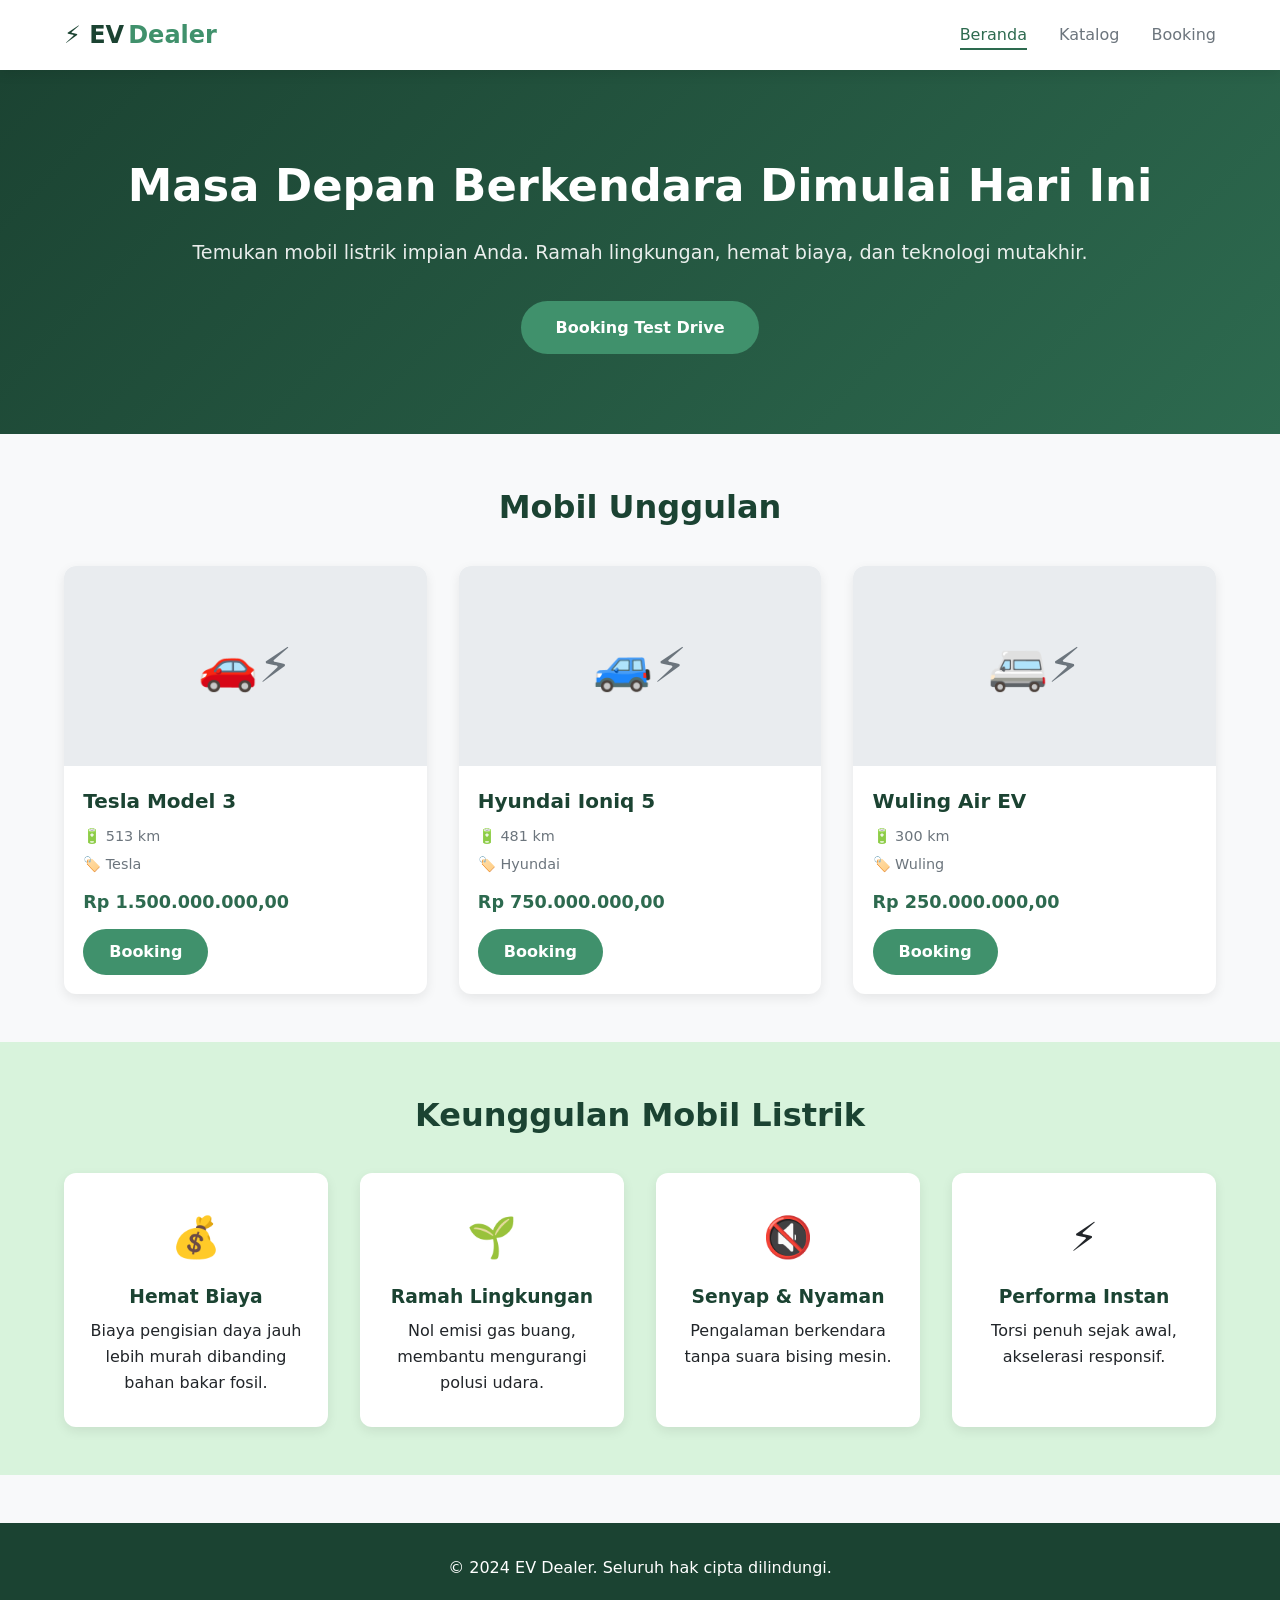
<file: index.html>
<!DOCTYPE html>
<html lang="id">
<head>
    <meta charset="UTF-8">
    <meta name="viewport" content="width=device-width, initial-scale=1.0">
    <title>EV Dealer - Beranda</title>
    <link rel="stylesheet" href="style.css">
</head>
<body>
    <header class="header">
        <div class="container header__inner">
            <a href="index.html" class="logo">⚡ EV<span>Dealer</span></a>
            <nav class="nav" id="mainNav">
                <ul class="nav__list">
                    <li><a href="index.html" class="nav__link active">Beranda</a></li>
                    <li><a href="katalog.html" class="nav__link">Katalog</a></li>
                    <li><a href="detail.html" class="nav__link">Booking</a></li>
                </ul>
            </nav>
            <button class="hamburger" id="hamburgerBtn">☰</button>
        </div>
    </header>

    <section class="hero">
        <div class="hero__content container">
            <h1>Masa Depan Berkendara Dimulai Hari Ini</h1>
            <p>Temukan mobil listrik impian Anda. Ramah lingkungan, hemat biaya, dan teknologi mutakhir.</p>
            <a href="katalog.html" class="btn btn--primary">Booking Test Drive</a>
        </div>
    </section>

    <section class="section container" id="unggulan">
        <h2 class="section__title">Mobil Unggulan</h2>
        <div class="grid grid--3" id="featuredGrid"></div>
    </section>

    <section class="section benefits">
        <div class="container">
            <h2 class="section__title">Keunggulan Mobil Listrik</h2>
            <div class="benefits__grid">
                <div class="benefit-card">
                    <span>💰</span>
                    <h3>Hemat Biaya</h3>
                    <p>Biaya pengisian daya jauh lebih murah dibanding bahan bakar fosil.</p>
                </div>
                <div class="benefit-card">
                    <span>🌱</span>
                    <h3>Ramah Lingkungan</h3>
                    <p>Nol emisi gas buang, membantu mengurangi polusi udara.</p>
                </div>
                <div class="benefit-card">
                    <span>🔇</span>
                    <h3>Senyap & Nyaman</h3>
                    <p>Pengalaman berkendara tanpa suara bising mesin.</p>
                </div>
                <div class="benefit-card">
                    <span>⚡</span>
                    <h3>Performa Instan</h3>
                    <p>Torsi penuh sejak awal, akselerasi responsif.</p>
                </div>
            </div>
        </div>
    </section>

    <footer class="footer">
        <p>&copy; 2024 EV Dealer. Seluruh hak cipta dilindungi.</p>
    </footer>

    <script src="main.js"></script>
</body>
</html>
</file>
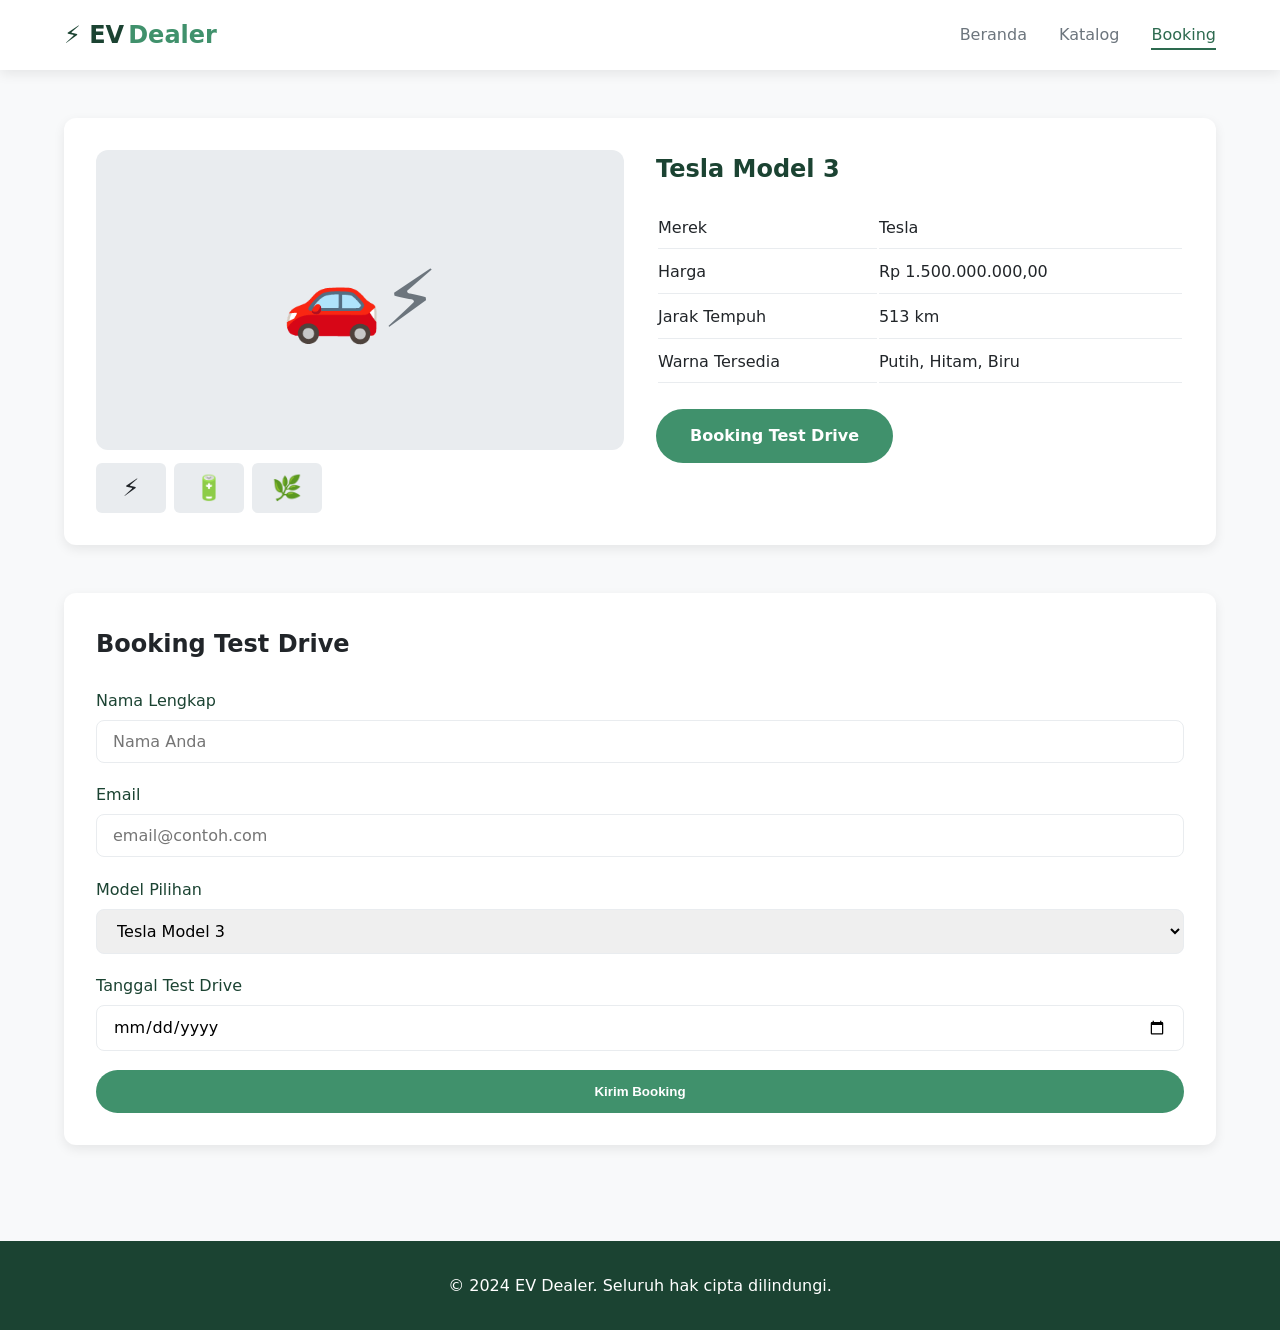
<file: detail.html>
<!DOCTYPE html>
<html lang="id">
<head>
    <meta charset="UTF-8">
    <meta name="viewport" content="width=device-width, initial-scale=1.0">
    <title>EV Dealer - Detail & Booking</title>
    <link rel="stylesheet" href="style.css">
</head>
<body>
    <header class="header">
        <div class="container header__inner">
            <a href="index.html" class="logo">⚡ EV<span>Dealer</span></a>
            <nav class="nav" id="mainNav">
                <ul class="nav__list">
                    <li><a href="index.html" class="nav__link">Beranda</a></li>
                    <li><a href="katalog.html" class="nav__link">Katalog</a></li>
                    <li><a href="detail.html" class="nav__link active">Booking</a></li>
                </ul>
            </nav>
            <button class="hamburger" id="hamburgerBtn">☰</button>
        </div>
    </header>

    <main class="container section">
        <div class="detail-layout" id="detailContainer">
            <!-- Galeri & spesifikasi akan diisi oleh JS -->
        </div>

        <div class="booking-section">
            <h2>Booking Test Drive</h2>
            <form id="bookingForm" class="booking-form">
                <div class="form-group">
                    <label for="nama">Nama Lengkap</label>
                    <input type="text" id="nama" name="nama" placeholder="Nama Anda" required>
                </div>
                <div class="form-group">
                    <label for="email">Email</label>
                    <input type="email" id="email" name="email" placeholder="email@contoh.com" required>
                </div>
                <div class="form-group">
                    <label for="model">Model Pilihan</label>
                    <select id="model" name="model" required></select>
                </div>
                <div class="form-group">
                    <label for="tanggal">Tanggal Test Drive</label>
                    <input type="date" id="tanggal" name="tanggal" required>
                </div>
                <button type="submit" class="btn btn--primary btn--full">Kirim Booking</button>
            </form>
        </div>
    </main>

    <footer class="footer">
        <p>&copy; 2024 EV Dealer. Seluruh hak cipta dilindungi.</p>
    </footer>

    <script src="main.js"></script>
</body>
</html>
</file>
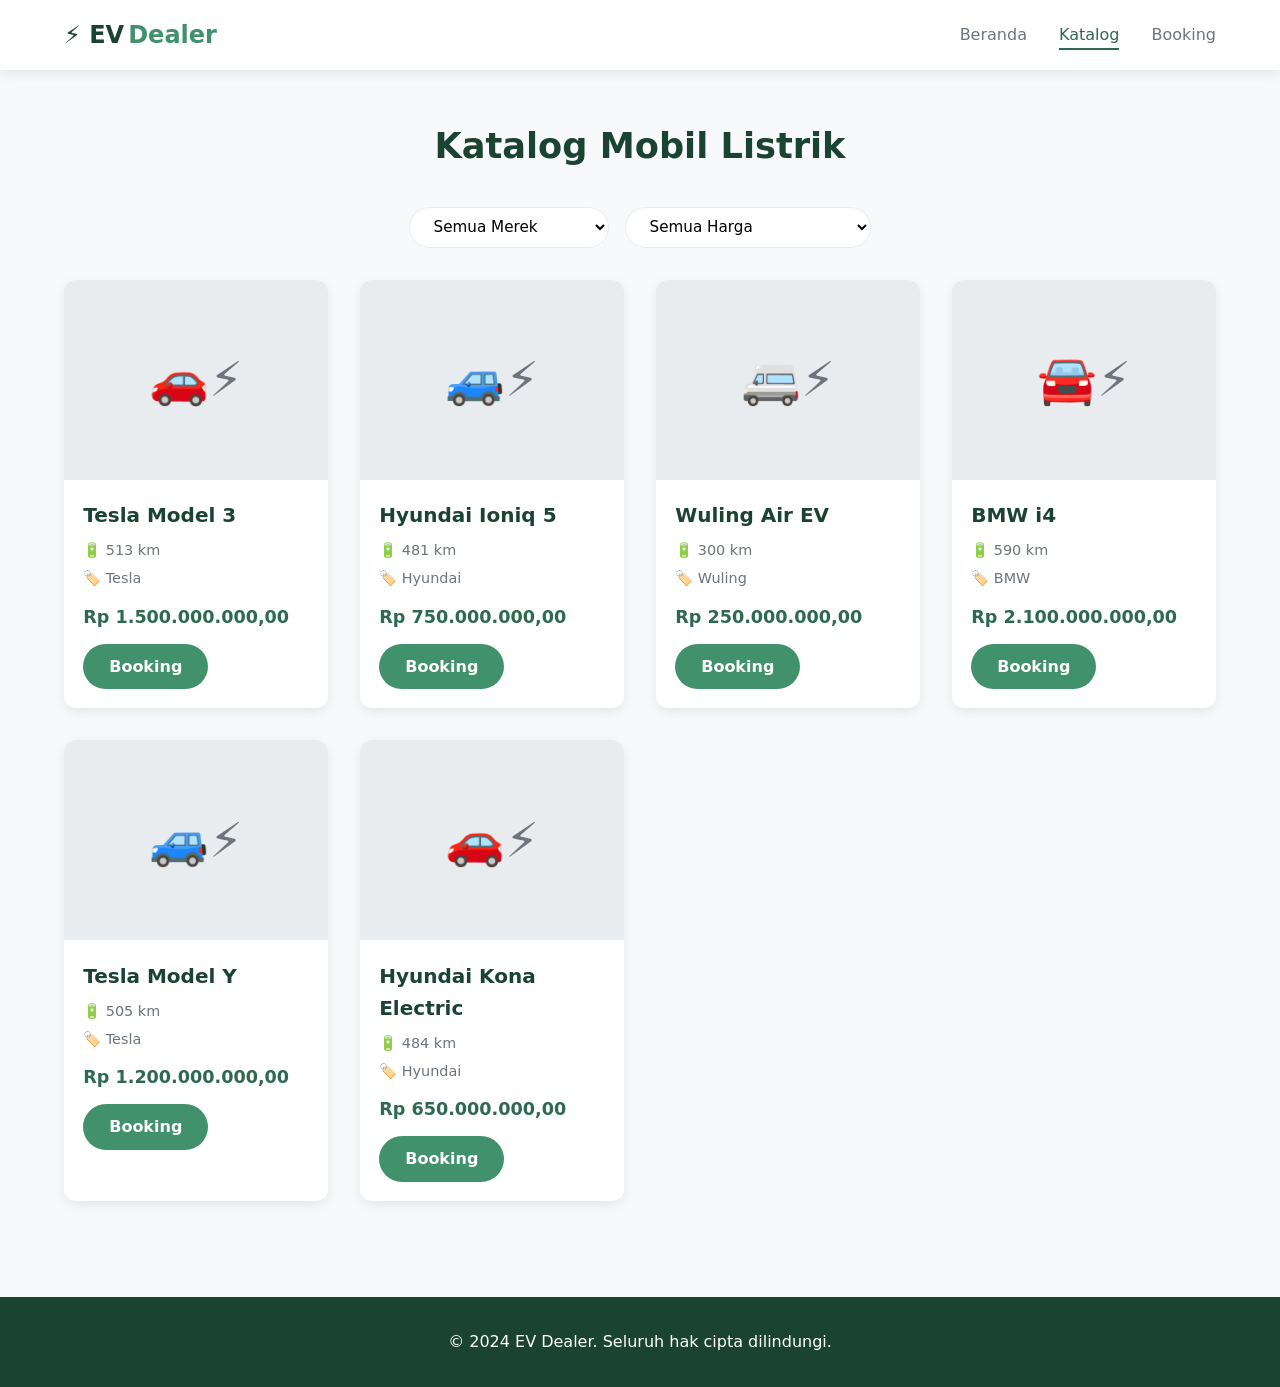
<file: katalog.html>
<!DOCTYPE html>
<html lang="id">
<head>
    <meta charset="UTF-8">
    <meta name="viewport" content="width=device-width, initial-scale=1.0">
    <title>EV Dealer - Katalog</title>
    <link rel="stylesheet" href="style.css">
</head>
<body>
    <header class="header">
        <div class="container header__inner">
            <a href="index.html" class="logo">⚡ EV<span>Dealer</span></a>
            <nav class="nav" id="mainNav">
                <ul class="nav__list">
                    <li><a href="index.html" class="nav__link">Beranda</a></li>
                    <li><a href="katalog.html" class="nav__link active">Katalog</a></li>
                    <li><a href="detail.html" class="nav__link">Booking</a></li>
                </ul>
            </nav>
            <button class="hamburger" id="hamburgerBtn">☰</button>
        </div>
    </header>

    <main class="container section">
        <h1 class="page-title">Katalog Mobil Listrik</h1>

        <div class="filter-bar">
            <select id="filterMerek" class="filter-select">
                <option value="semua">Semua Merek</option>
                <option value="Tesla">Tesla</option>
                <option value="Hyundai">Hyundai</option>
                <option value="Wuling">Wuling</option>
                <option value="BMW">BMW</option>
            </select>
            <select id="filterHarga" class="filter-select">
                <option value="semua">Semua Harga</option>
                <option value="500">Di bawah Rp 500 Juta</option>
                <option value="1000">Rp 500 Juta - Rp 1 Miliar</option>
                <option value="2000">Di atas Rp 1 Miliar</option>
            </select>
        </div>

        <div class="grid grid--catalog" id="catalogGrid"></div>
    </main>

    <footer class="footer">
        <p>&copy; 2024 EV Dealer. Seluruh hak cipta dilindungi.</p>
    </footer>

    <script src="main.js"></script>
</body>
</html>
</file>
<file: style.css>
/* ===== RESET & BASE ===== */
*,
*::before,
*::after {
    box-sizing: border-box;
    margin: 0;
    padding: 0;
}

:root {
    --green-dark: #1B4332;
    --green-mid: #2D6A4F;
    --green-light: #40916C;
    --green-pale: #D8F3DC;
    --white: #FFFFFF;
    --gray-100: #F8F9FA;
    --gray-200: #E9ECEF;
    --gray-600: #6C757D;
    --gray-900: #212529;
    --radius: 12px;
    --shadow: 0 4px 12px rgba(0,0,0,0.08);
}

body {
    font-family: 'Segoe UI', system-ui, -apple-system, sans-serif;
    background: var(--gray-100);
    color: var(--gray-900);
    line-height: 1.6;
    min-height: 100vh;
}

.container {
    width: 90%;
    max-width: 1200px;
    margin: 0 auto;
}

.section {
    padding: 3rem 0;
}

.section__title {
    text-align: center;
    font-size: 2rem;
    color: var(--green-dark);
    margin-bottom: 0.5rem;
}

.page-title {
    font-size: 2.2rem;
    color: var(--green-dark);
    margin-bottom: 2rem;
    text-align: center;
}

/* ===== HEADER ===== */
.header {
    background: var(--white);
    box-shadow: var(--shadow);
    position: sticky;
    top: 0;
    z-index: 100;
}

.header__inner {
    display: flex;
    justify-content: space-between;
    align-items: center;
    padding: 1rem 0;
}

.logo {
    font-size: 1.5rem;
    font-weight: 700;
    color: var(--green-dark);
    text-decoration: none;
    display: flex;
    align-items: center;
    gap: 0.25rem;
}

.logo span {
    color: var(--green-light);
}

.nav__list {
    display: flex;
    list-style: none;
    gap: 2rem;
}

.nav__link {
    text-decoration: none;
    color: var(--gray-600);
    font-weight: 500;
    transition: color 0.2s;
    padding-bottom: 0.25rem;
}

.nav__link.active,
.nav__link:hover {
    color: var(--green-mid);
    border-bottom: 2px solid var(--green-mid);
}

.hamburger {
    display: none;
    background: none;
    border: none;
    font-size: 1.8rem;
    cursor: pointer;
    color: var(--green-dark);
}

/* ===== HERO ===== */
.hero {
    background: linear-gradient(135deg, var(--green-dark), var(--green-mid));
    color: var(--white);
    padding: 5rem 0;
    text-align: center;
}

.hero__content h1 {
    font-size: 2.8rem;
    margin-bottom: 1rem;
}

.hero__content p {
    font-size: 1.2rem;
    opacity: 0.9;
    margin-bottom: 2rem;
}

/* ===== BUTTON ===== */
.btn {
    display: inline-block;
    padding: 0.75rem 2rem;
    border-radius: 50px;
    font-weight: 600;
    text-decoration: none;
    transition: all 0.3s;
    border: 2px solid transparent;
}

.btn--primary {
    background: var(--green-light);
    color: white;
}

.btn--primary:hover {
    background: var(--green-mid);
}

.btn--outline {
    border-color: var(--white);
    color: var(--white);
}

.btn--outline:hover {
    background: rgba(255,255,255,0.2);
}

.btn--full {
    width: 100%;
    display: block;
    text-align: center;
}

/* ===== GRID ===== */
.grid {
    display: grid;
    gap: 2rem;
    margin-top: 2rem;
}

.grid--3 {
    grid-template-columns: repeat(auto-fit, minmax(280px, 1fr));
}

.grid--catalog {
    grid-template-columns: repeat(auto-fill, minmax(260px, 1fr));
}

/* ===== CARD (Mobil) ===== */
.card {
    background: var(--white);
    border-radius: var(--radius);
    overflow: hidden;
    box-shadow: var(--shadow);
    transition: transform 0.2s;
}

.card:hover {
    transform: translateY(-5px);
}

.card__img {
    width: 100%;
    height: 200px;
    object-fit: cover;
    background: var(--gray-200);
    display: flex;
    align-items: center;
    justify-content: center;
    font-size: 3rem;
    color: var(--gray-600);
}

.card__body {
    padding: 1.2rem;
}

.card__title {
    font-size: 1.25rem;
    margin-bottom: 0.5rem;
    color: var(--green-dark);
}

.card__spec {
    color: var(--gray-600);
    font-size: 0.9rem;
    margin-bottom: 0.3rem;
}

.card__price {
    font-weight: 700;
    color: var(--green-mid);
    margin-top: 0.8rem;
    font-size: 1.1rem;
}

/* ===== BENEFITS ===== */
.benefits {
    background: var(--green-pale);
}

.benefits__grid {
    display: grid;
    grid-template-columns: repeat(auto-fit, minmax(220px, 1fr));
    gap: 2rem;
    margin-top: 2rem;
}

.benefit-card {
    background: white;
    padding: 2rem 1.5rem;
    border-radius: var(--radius);
    text-align: center;
    box-shadow: var(--shadow);
}

.benefit-card span {
    font-size: 2.5rem;
}

.benefit-card h3 {
    margin: 0.8rem 0 0.4rem;
    color: var(--green-dark);
}

/* ===== FILTER BAR ===== */
.filter-bar {
    display: flex;
    flex-wrap: wrap;
    gap: 1rem;
    margin-bottom: 2rem;
    justify-content: center;
}

.filter-select {
    padding: 0.6rem 1.2rem;
    border-radius: 30px;
    border: 1px solid var(--gray-200);
    background: white;
    font-family: inherit;
    font-size: 0.95rem;
    min-width: 200px;
}

/* ===== DETAIL LAYOUT ===== */
.detail-layout {
    display: grid;
    grid-template-columns: 1fr 1fr;
    gap: 2rem;
    background: white;
    padding: 2rem;
    border-radius: var(--radius);
    box-shadow: var(--shadow);
    margin-bottom: 3rem;
}

.gallery {
    display: flex;
    flex-direction: column;
    gap: 0.8rem;
}

.gallery__main {
    width: 100%;
    height: 300px;
    background: var(--gray-200);
    border-radius: var(--radius);
    display: flex;
    align-items: center;
    justify-content: center;
    font-size: 5rem;
    color: var(--gray-600);
}

.gallery__thumbs {
    display: flex;
    gap: 0.5rem;
}

.gallery__thumb {
    width: 70px;
    height: 50px;
    background: var(--gray-200);
    border-radius: 6px;
    display: flex;
    align-items: center;
    justify-content: center;
    font-size: 1.5rem;
}

.specs h2 {
    color: var(--green-dark);
    margin-bottom: 1rem;
}

.specs table {
    width: 100%;
}

.specs td {
    padding: 0.5rem 0;
    border-bottom: 1px solid var(--gray-200);
}

.specs td:last-child {
    font-weight: 500;
}

/* ===== FORM ===== */
.booking-section {
    background: white;
    padding: 2rem;
    border-radius: var(--radius);
    box-shadow: var(--shadow);
}

.booking-form {
    display: grid;
    gap: 1.2rem;
    margin-top: 1.5rem;
}

.form-group label {
    display: block;
    margin-bottom: 0.4rem;
    font-weight: 500;
    color: var(--green-dark);
}

.form-group input,
.form-group select {
    width: 100%;
    padding: 0.7rem 1rem;
    border: 1px solid var(--gray-200);
    border-radius: 8px;
    font-family: inherit;
    font-size: 1rem;
}

/* ===== FOOTER ===== */
.footer {
    background: var(--green-dark);
    color: white;
    text-align: center;
    padding: 2rem 0;
    margin-top: 3rem;
}

/* ===== RESPONSIVE ===== */
@media (max-width: 768px) {
    .hamburger {
        display: block;
    }

    .nav {
        display: none;
        position: absolute;
        top: 70px;
        left: 0;
        width: 100%;
        background: white;
        box-shadow: var(--shadow);
    }

    .nav.active {
        display: block;
    }

    .nav__list {
        flex-direction: column;
        padding: 1rem 2rem;
        gap: 1rem;
    }

    .hero__content h1 {
        font-size: 2rem;
    }

    .detail-layout {
        grid-template-columns: 1fr;
    }
}
</file>
